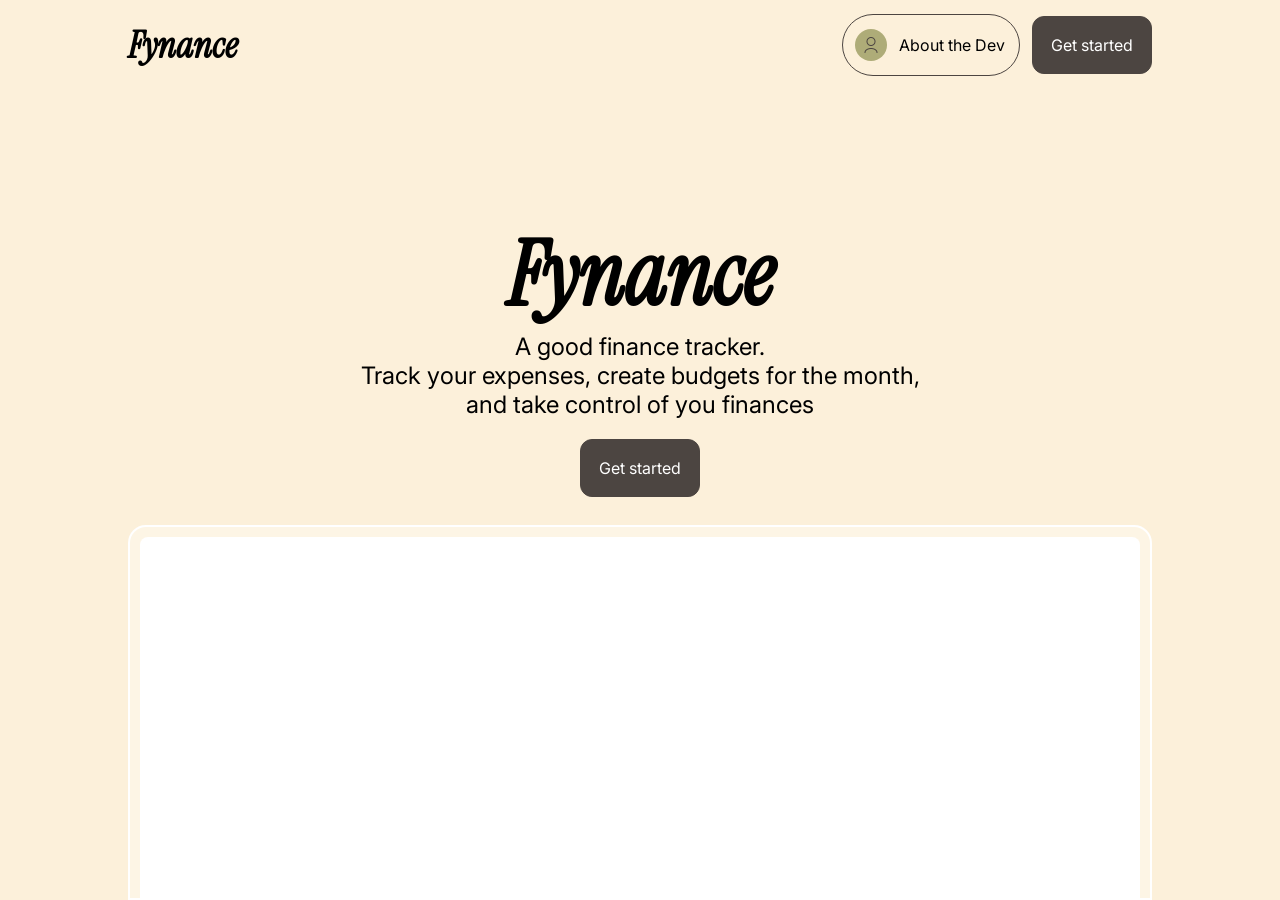
<file: index.html>
<!DOCTYPE html>
<html lang="en">

<head>
    <meta charset="UTF-8">
    <meta name="viewport" content="width=device-width, initial-scale=1.0">
    <link rel="stylesheet" href="styles/style.css">
    <title>Fynance</title>
</head>

<body id="home">
    <header>
        <h2>Fynance</h2>
        <nav>
            <a href="/pages/about.html">
                <button>
                    <div>
                        <img src="./assets/icons/user.png" alt="">
                    </div>
                    <span>About the Dev</span>
                </button>
            </a>
            <a href="/pages/dashboard.html">
                <button class="primary">
                    <span>
                        Get started
                    </span>
                </button>
            </a>
        </nav>
    </header>
    <main>
        <div class="text-content">
            <h1>Fynance</h1>
            <p>
                A good finance tracker. <br>
                Track your expenses, create budgets for the month, <br>
                and take control of you finances
            </p>
            <a href="/pages/dashboard.html">
                <button class="primary">
                    <span>Get started</span>
                </button>
            </a>
        </div>
        <div class="prod-display">
            <div></div>
        </div>
    </main>
</body>

</html>
</file>
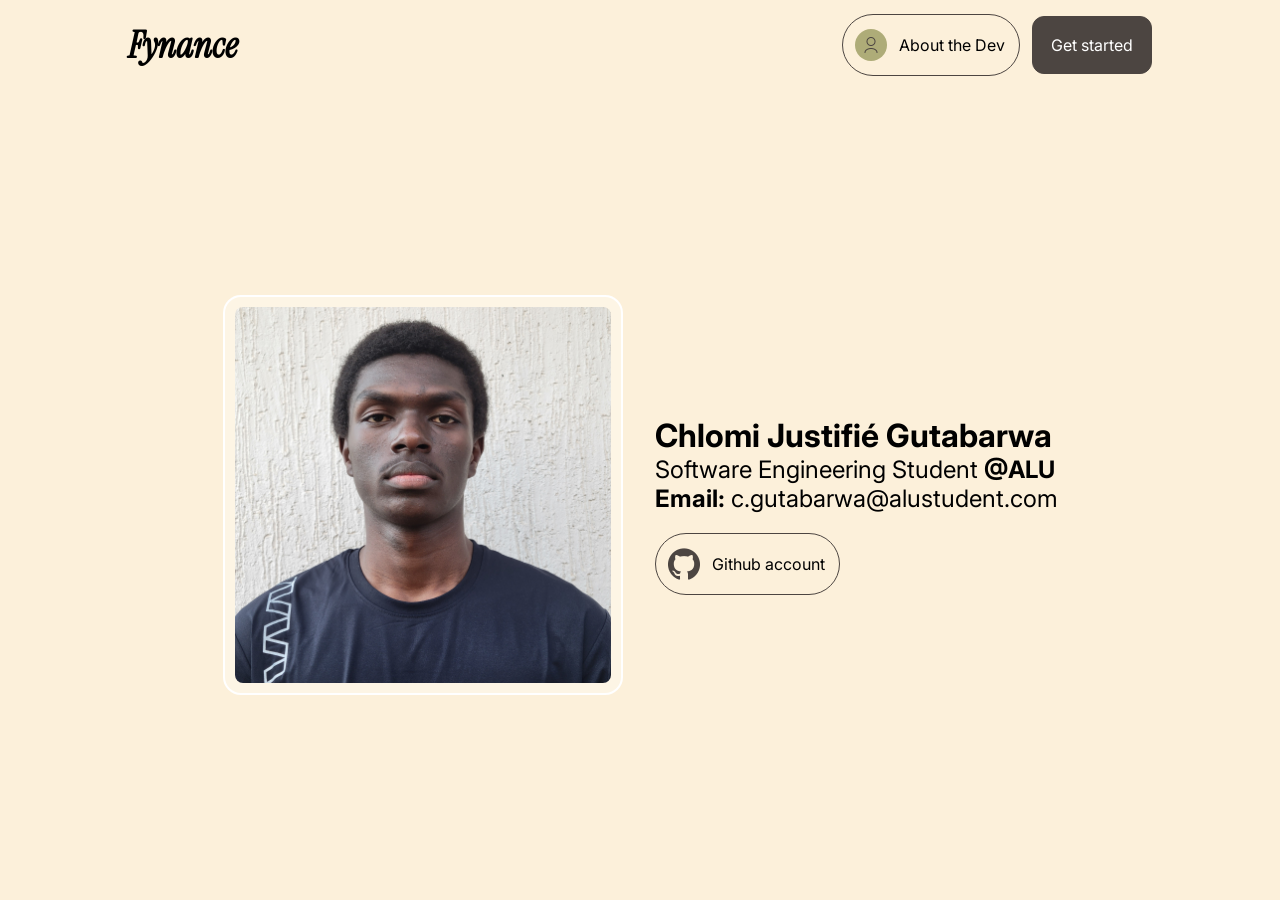
<file: pages/about.html>
<!DOCTYPE html>
<html lang="en">

<head>
    <meta charset="UTF-8">
    <meta name="viewport" content="width=device-width, initial-scale=1.0">
    <link rel="stylesheet" href="../styles/about.css">
    <title>Fynance - The dev</title>
</head>

<body id="about">
    <header>
        <a href="../index.html">
            <h2>Fynance</h2>
        </a>
        <nav>
            <a href="/pages/about.html">
                <button>
                    <div>
                        <img src="../assets/icons/user.png" alt="">
                    </div>
                    <span>About the Dev</span>
                </button>
            </a>
            <a href="/pages/dashboard.html">
                <button class="primary">
                    <span>
                        Get started
                    </span>
                </button>
            </a>
        </nav>
    </header>
    <main>
        <div class="image">
            <img src="../assets/images/pic.jpeg" alt="">
        </div>
        <section>
            <div class="text">
                <h1>Chlomi Justifié Gutabarwa</h1>
                <p>Software Engineering Student <b>@ALU</b></p>
                <p><b>Email:</b> c.gutabarwa@alustudent.com</p>
            </div>
            <button>
                <img src="../assets/icons/github.png" alt="Github icon">
                <span>Github account</span>
            </button>
        </section>
    </main>
</body>

</html>
</file>
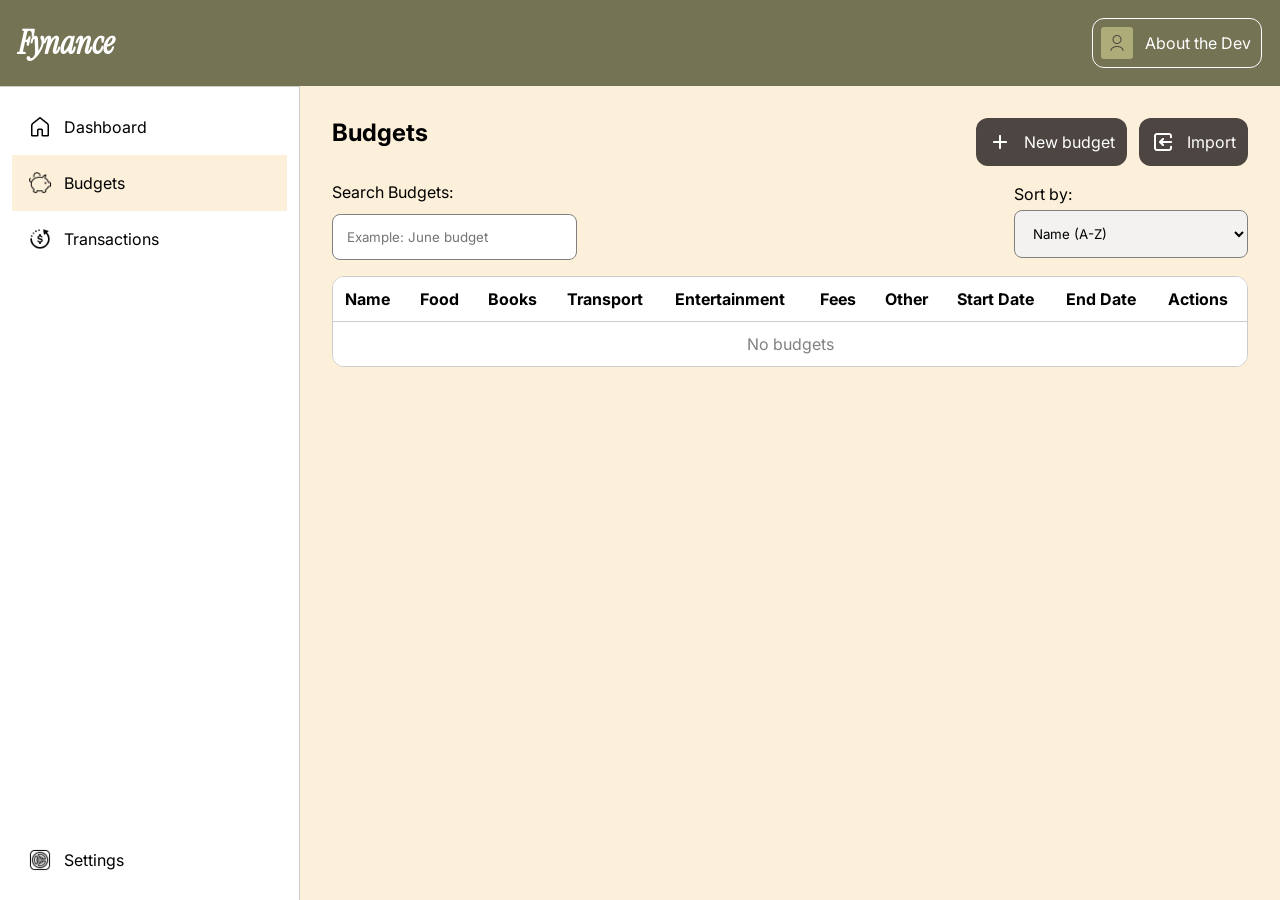
<file: pages/budgets.html>
<!DOCTYPE html>
<html lang="en">

<head>
    <meta charset="UTF-8">
    <meta name="viewport" content="width=device-width, initial-scale=1.0">
    <link rel="stylesheet" href="../styles/layout.css">
    <link rel="stylesheet" href="../styles/transactions.css">
    <title>Fynance - Budgets</title>
</head>

<body>
    <header>
        <a href="../index.html">
            <h1>Fynance</h1>
        </a>
        <a href="/pages/about.html">
            <button>
                <div>
                    <img src="../assets/icons/user.png" alt="">
                </div>
                <span>About the Dev</span>
            </button>
        </a>
    </header>
    <main>
        <nav>
            <div>
                <a href="/pages/dashboard.html">
                    <li>
                        <img src="../assets/icons/home.png" alt="">
                        <span>Dashboard</span>
                    </li>
                </a>
                <a href="/pages/budgets.html">
                    <li class="active">
                        <img src="../assets/icons/budget.png" alt="">
                        <span>Budgets</span>
                    </li>
                </a>
                <a href="/pages/transactions.html">
                    <li>
                        <img src="../assets/icons/transaction.png" alt="">
                        <span>Transactions</span>
                    </li>
                </a>
                <a href="/pages/settings.html" id="settings-1">
                    <li>
                        <img src="../assets/icons/settings.png" alt="">
                        <span>Settings</span>
                    </li>
                </a>
            </div>
            <a href="/pages/settings.html" id="settings-2">
                <li>
                    <img src="../assets/icons/settings.png" alt="">
                    <span>Settings</span>
                </li>
            </a>
        </nav>
        <section>
            <div class="head">
                <h1>Budgets</h1>
                <div class="buttons">
                    <button class="primary" id="export">
                        <img src="../assets/icons/export.png" alt="Export icon">
                        <span>Export</span>
                    </button>
                    <button class="primary" id="add_budget">
                        <img src="../assets/icons/plus.png" alt="Add icon">
                        <span>New budget</span>
                    </button>
                    <button class="primary" id="import">
                        <img src="../assets/icons/import.png" alt="Import icon">
                        <span>Import</span>
                    </button>
                </div>
            </div>
            <div class="hidden form-container" id="form-container">
                <div class="head">
                    <h2>New budget</h2>
                    <button id="form_close">
                        <img src="../assets/icons/black_plus.png" alt="Black Add icon">
                    </button>
                </div>
                <form id="form">
                    <div class="field">
                        <label for="name">Budget name:</label>
                        <input type="text" name="name" id="name" placeholder="Ex: June Budget" required>
                    </div>
                    <div class="group">
                        <div class="field">
                            <label for="start_date">Start date:</label>
                            <input type="text" pattern="^\d{4}-(0[1-9]|1[0-2])-(0[1-9]|[12]\d|3[01])$"
                                title="Date pattern is YYYY-MM-DD" name="start_date" id="start_date"
                                placeholder="Ex: 2026-08-03" required>
                        </div>
                        <div class="field">
                            <label for="end_date">End date:</label>
                            <input type="text" name="end_date" id="end_date"
                                pattern="^\d{4}-(0[1-9]|1[0-2])-(0[1-9]|[12]\d|3[01])$"
                                title="Date pattern is YYYY-MM-DD" placeholder="Ex: 2026-09-03" required>
                        </div>
                    </div>
                    <div class="group">
                        <div class="field">
                            <label for="food">Food budget ($)</label>
                            <input type="number" name="food" id="food" pattern="^(0|[1-9]\d*)(\.\d{1,2})?$"
                                title="Must be a numeric value"
                                placeholder="Example: 500" required>
                        </div>
                        <div class="field">
                            <label for="books">Books budget ($)</label>
                            <input type="number" name="books" id="books" pattern="^(0|[1-9]\d*)(\.\d{1,2})?$"
                                title="Must be a numeric value" placeholder="Example: 40" required>
                        </div>
                    </div>
                    <div class="field">
                        <label for="transport">Transport budget ($)</label>
                        <input type="number" name="transport" id="transport" pattern="^(0|[1-9]\d*)(\.\d{1,2})?$"
                            title="Must be a numeric value" placeholder="Example: 5" required>
                    </div>
                    <div class="field">
                        <label for="entertainment">Entertainment budget ($)</label>
                        <input type="number" name="entertainment" id="entertainment"
                            pattern="^(0|[1-9]\d*)(\.\d{1,2})?$" title="Must be a numeric value"
                            placeholder="Example: 3" required>
                    </div>
                    <div class="group">
                        <div class="field">
                            <label for="fees">Fees budget ($)</label>
                            <input type="number" name="fees" id="fees"
                                pattern="^(0|[1-9]\d*)(\.\d{1,2})?$" title="Must be a numeric value"
                                placeholder="Example: 660" required>
                        </div>
                        <div class="field">
                            <label for="others">Others ($)</label>
                            <input type="number" name="others" id="others" pattern="^(0|[1-9]\d*)(\.\d{1,2})?$"
                                title="Must be a numeric value" placeholder="Example: 40" required>
                        </div>
                    </div>
                    <button type="submit" class="primary">Submit</button>
                </form>
            </div>
            <div class="container">
                <div class="options" id="options-container">
                    <div class="search">
                        <label for="search">Search Budgets:</label>
                        <input type="text" name="search" id="search" placeholder="Example: June budget">
                    </div>
                    <div>
                        <div class="field">
                            <label for="sorting">Sort by:</label>
                            <select name="" id="sorting">
                                <option value="name-a">Name (A-Z)</option>
                                <option value="name-d">Name (Z-A)</option>
                                <option value="start_date-a">Start Date (Newest to Oldest)</option>
                                <option value="start_date-d">Start Date (Oldest to Newest)</option>
                            </select>
                        </div>
                    </div>
                </div>
                <div class="table-container">
                    <table>
                        <thead>
                            <tr>
                                <th>Name</th>
                                <th>Food</th>
                                <th>Books</th>
                                <th>Transport</th>
                                <th>Entertainment</th>
                                <th>Fees</th>
                                <th>Other</th>
                                <th>Start Date</th>
                                <th>End Date</th>
                                <th>Actions</th>
                            </tr>
                        </thead>
                        <tbody id="table">
                            <tr>
                                <td colspan="10" style="text-align: center; color: grey;">No budgets</td>
                            </tr>
                        </tbody>
                    </table>
                </div>
            </div>
        </section>
    </main>
    <script src="../scripts/budgets.js"></script>
</body>

</html>
</file>
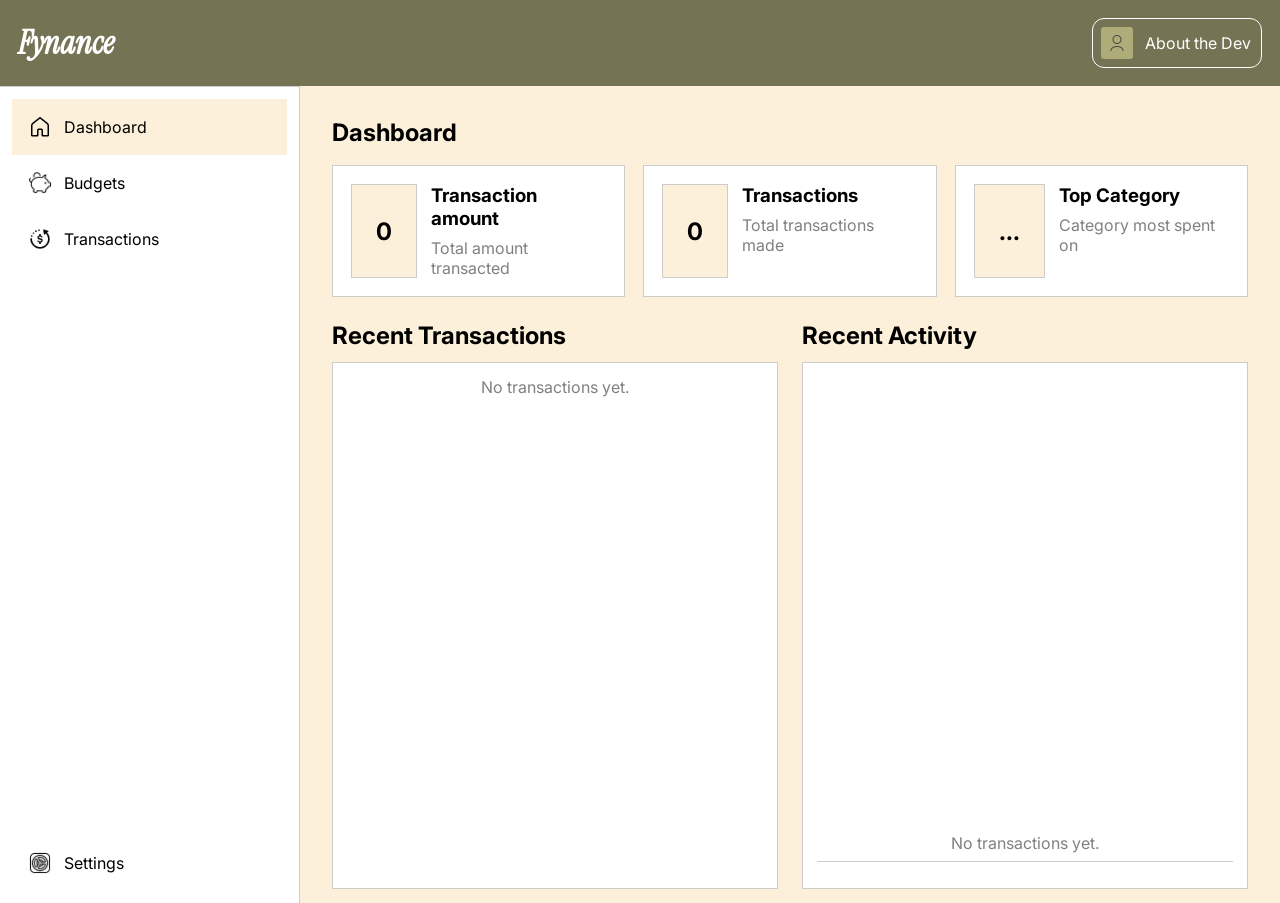
<file: pages/dashboard.html>
<!DOCTYPE html>
<html lang="en">

<head>
    <meta charset="UTF-8">
    <meta name="viewport" content="width=device-width, initial-scale=1.0">
    <link rel="stylesheet" href="../styles/layout.css">
    <link rel="stylesheet" href="../styles/dashboard.css">
    <title>Fynance - Transactions</title>
</head>

<body>
    <header>
        <a href="../index.html">
            <h1>Fynance</h1>
        </a>
        <a href="/pages/about.html">
            <button>
                <div>
                    <img src="../assets/icons/user.png" alt="">
                </div>
                <span>About the Dev</span>
            </button>
        </a>
    </header>
    <main>
        <nav>
            <div>
                <a href="/pages/dashboard.html">
                    <li class="active">
                        <img src="../assets/icons/home.png" alt="">
                        <span>Dashboard</span>
                    </li>
                </a>
                <a href="/pages/budgets.html">
                    <li>
                        <img src="../assets/icons/budget.png" alt="">
                        <span>Budgets</span>
                    </li>
                </a>
                <a href="/pages/transactions.html">
                    <li>
                        <img src="../assets/icons/transaction.png" alt="">
                        <span>Transactions</span>
                    </li>
                </a>
                <a href="/pages/settings.html" id="settings-1">
                    <li>
                        <img src="../assets/icons/settings.png" alt="">
                        <span>Settings</span>
                    </li>
                </a>
            </div>
            <a href="/pages/settings.html" id="settings-2">
                <li>
                    <img src="../assets/icons/settings.png" alt="">
                    <span>Settings</span>
                </li>
            </a>
        </nav>
        <section>
            <div class="main">
                <h1>Dashboard</h1>
                <div class="section-cards">
                    <div class="card">
                        <span id="transactions-amount">
                            $0
                        </span>
                        <div>
                            <h3>
                                Transaction amount
                            </h3>
                            <p>Total amount transacted</p>
                        </div>
                    </div>
                    <div class="card">
                        <span id="transactions-number">
                            00
                        </span>
                        <div>
                            <h3>
                                Transactions
                            </h3>
                            <p>
                                Total transactions made
                            </p>
                        </div>
                    </div>
                    <div class="card">
                        <span id="top-category" style="text-transform: capitalize;">
                            ...
                        </span>
                        <div>
                            <h3>
                                Top Category
                            </h3>
                            <p>
                                Category most spent on
                            </p>
                        </div>
                    </div>
                </div>
            </div>
            <div class="recent-data">
                <div class="data">
                    <h2>Recent Transactions</h2>
                    <div class="data-container" id="transactions">
                        <p style="color: grey; text-align: center;">
                            No transactions yet.
                        </p>
                    </div>
                </div>
                <div class="data">
                    <h2>Recent Activity</h2>
                    <div class="data-container" id="recent-activity">
                        <div class="bars" id="bars">
                            <p style="color: grey; text-align: center;">
                                No transactions yet.
                            </p>
                        </div>
                        <div class="labels" id="labels"></div>
                    </div>
                </div>
            </div>
        </section>
    </main>
    <script src="../scripts//dashboard.js"></script>
</body>

</html>
</file>
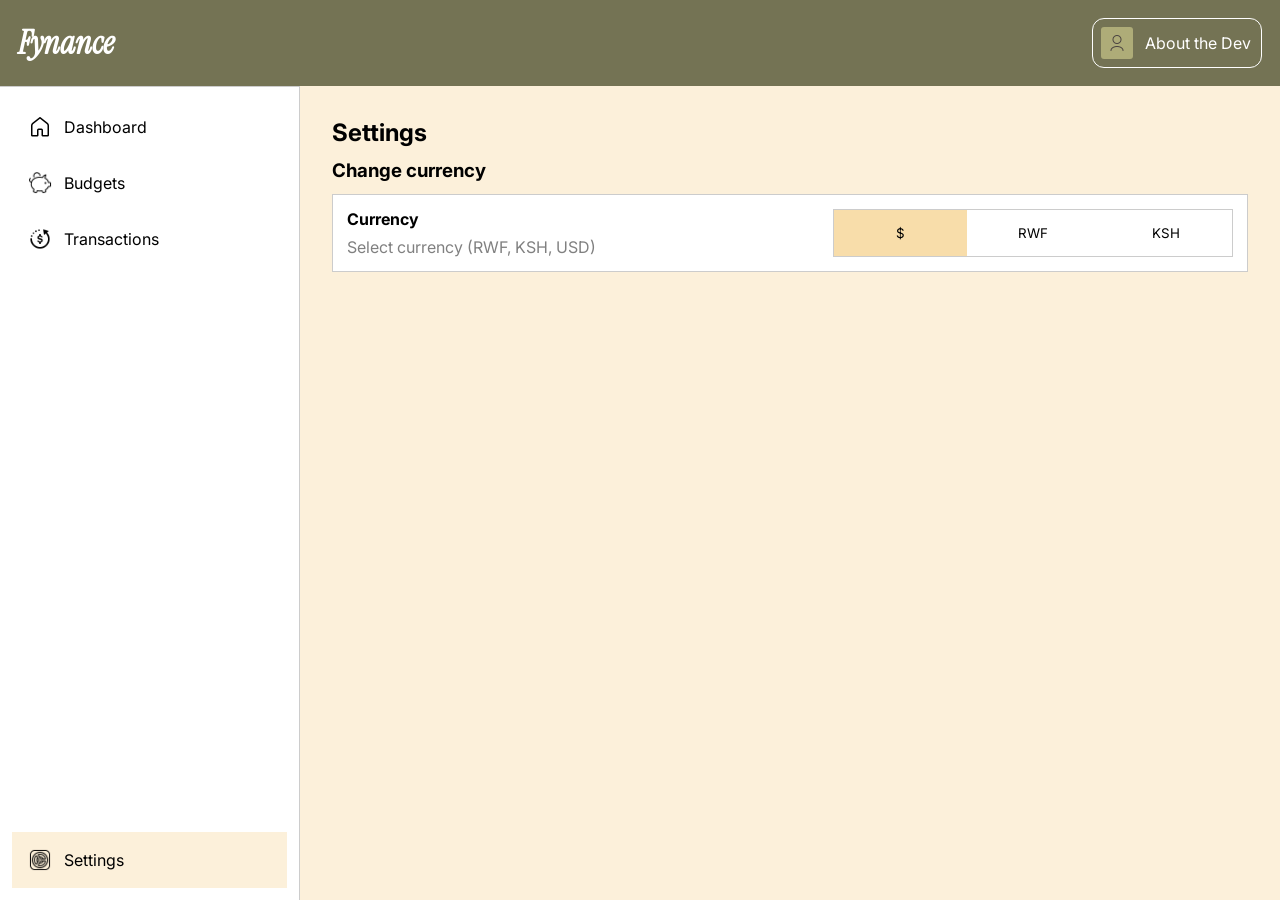
<file: pages/settings.html>
<!DOCTYPE html>
<html lang="en">

<head>
    <meta charset="UTF-8">
    <meta name="viewport" content="width=device-width, initial-scale=1.0">
    <link rel="stylesheet" href="../styles/layout.css">
    <link rel="stylesheet" href="../styles/settings.css">
    <title>Fynance - Transactions</title>
</head>

<body>
    <header>
        <a href="../index.html">
            <h1>Fynance</h1>
        </a>
        <a href="/pages/about.html">
            <button>
                <div>
                    <img src="../assets/icons/user.png" alt="">
                </div>
                <span>About the Dev</span>
            </button>
        </a>
    </header>
    <main>
        <nav>
            <div>
                <a href="/pages/dashboard.html">
                    <li>
                        <img src="../assets/icons/home.png" alt="">
                        <span>Dashboard</span>
                    </li>
                </a>
                <a href="/pages/budgets.html">
                    <li>
                        <img src="../assets/icons/budget.png" alt="">
                        <span>Budgets</span>
                    </li>
                </a>
                <a href="transactions.html">
                    <li>
                        <img src="../assets/icons/transaction.png" alt="">
                        <span>Transactions</span>
                    </li>
                </a>
                <a href="settings.html" id="settings-1">
                    <li class="active">
                        <img src="../assets/icons/settings.png" alt="">
                        <span>Settings</span>
                    </li>
                </a>
            </div>
            <a href="settings.html" id="settings-2">
                <li class="active">
                    <img src="../assets/icons/settings.png" alt="">
                    <span>Settings</span>
                </li>
            </a>
        </nav>
        <section>
            <h1>Settings</h1>
            <div class="container">
                <h3>Change currency</h3>
                <div class="setting">
                    <div class="text">
                        <h4>Currency</h4>
                        <p>Select currency (RWF, KSH, USD)</p>
                    </div>
                    <div class="switch">
                        <div class="bg" id="bg"></div>
                        <button class="option" id="usd">
                            $
                        </button>
                        <button class="option" id="rwf">
                            RWF
                        </button>
                        <button class="option" id="ksh">
                            KSH
                        </button>
                    </div>
                </div>
            </div>
        </section>
    </main>
    <script src="../scripts/settings.js"></script>
</body>

</html>
</file>
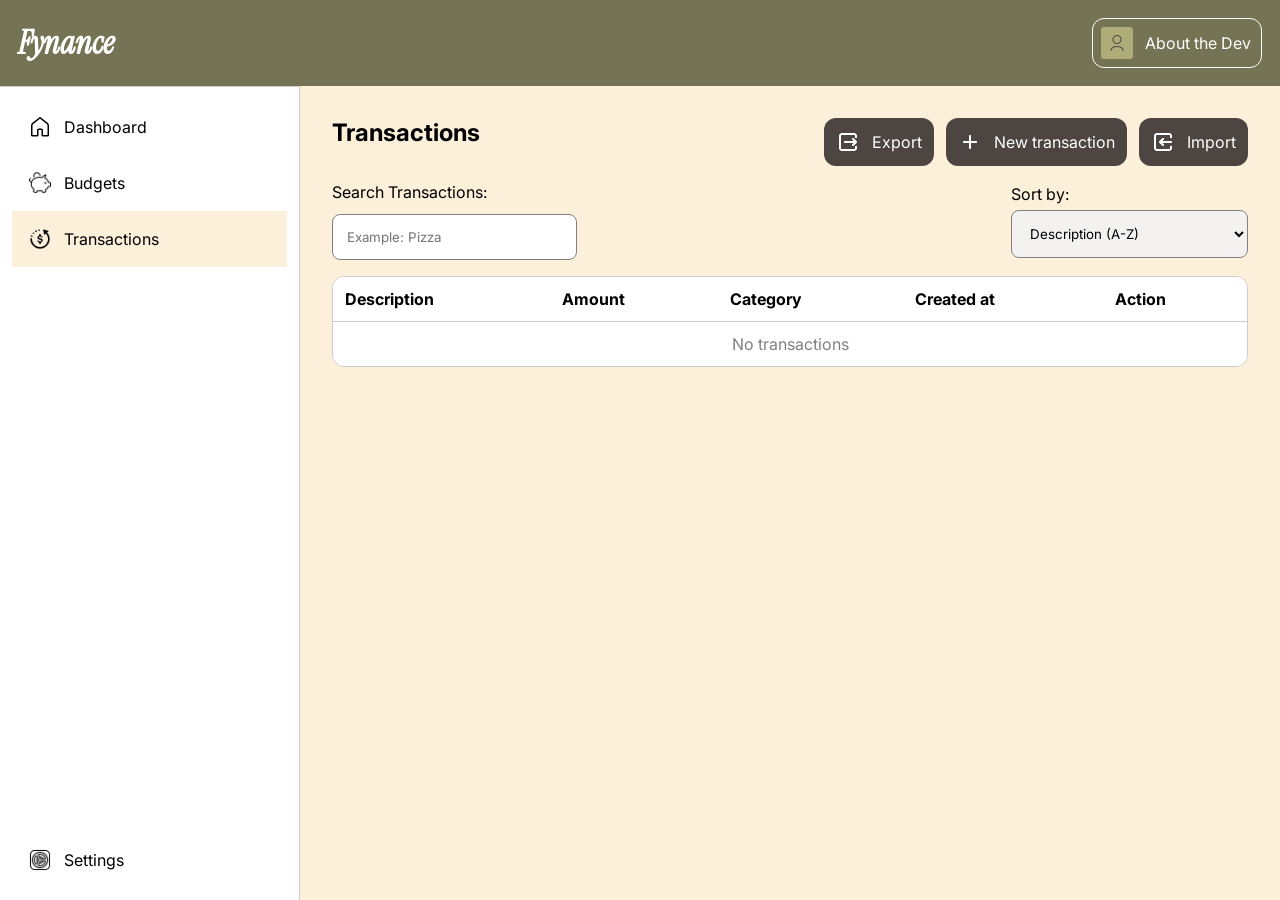
<file: pages/transactions.html>
<!DOCTYPE html>
<html lang="en">

<head>
    <meta charset="UTF-8">
    <meta name="viewport" content="width=device-width, initial-scale=1.0">
    <link rel="stylesheet" href="../styles/layout.css">
    <link rel="stylesheet" href="../styles/transactions.css">
    <title>Fynance - Transactions</title>
</head>

<body>
    <header>
        <a href="../index.html">
            <h1>Fynance</h1>
        </a>
        <a href="/pages/about.html">
            <button>
                <div>
                    <img src="../assets/icons/user.png" alt="">
                </div>
                <span>About the Dev</span>
            </button>
        </a>
    </header>
    <main>
        <nav>
            <div>
                <a href="/pages/dashboard.html">
                    <li>
                        <img src="../assets/icons/home.png" alt="">
                        <span>Dashboard</span>
                    </li>
                </a>
                <a href="/pages/budgets.html">
                    <li>
                        <img src="../assets/icons/budget.png" alt="">
                        <span>Budgets</span>
                    </li>
                </a>
                <a href="">
                    <li class="active">
                        <img src="../assets/icons/transaction.png" alt="">
                        <span>Transactions</span>
                    </li>
                </a>
                <a href="settings.html" id="settings-1">
                    <li>
                        <img src="../assets/icons/settings.png" alt="">
                        <span>Settings</span>
                    </li>
                </a>
            </div>
            <a href="settings.html" id="settings-2">
                <li>
                    <img src="../assets/icons/settings.png" alt="">
                    <span>Settings</span>
                </li>
            </a>
        </nav>
        <section>
            <div class="head">
                <h1>Transactions</h1>
                <div class="buttons">
                    <button class="primary" id="export">
                        <img src="../assets/icons/export.png" alt="Export icon">
                        <span>Export</span>
                    </button>
                    <button class="primary" id="add_transaction">
                        <img src="../assets/icons/plus.png" alt="Add icon">
                        <span>New transaction</span>
                    </button>
                    <button class="primary" id="import">
                        <img src="../assets/icons/import.png" alt="Import icon">
                        <span>Import</span>
                    </button>
                    
                </div>
            </div>
            <!-- The side form - a pain to implement btw :(  -->
            <div id="form-container" class="hidden form-container">
                <div class="head">
                    <h2>New transaction</h2>
                    <button id="form_close">
                        <img src="../assets/icons/black_plus.png" alt="Black Add icon">
                    </button>
                </div>
                <form id="form">
                    <div class="field">
                        <label for="amount">Amount ($):</label>
                        <input type="number" id="amount" pattern="^(0|[1-9]\d*)(\.\d{1,2})?$" title="Must be a numeric value" placeholder="Example: 500"
                            required>
                    </div>
                    <div class="field">
                        <label for="description">Description:</label>
                        <input type="text" minlength="3" id="description" placeholder="Example: Lunch at KFC" required>
                    </div>
                    <div class="selects" id="select_container">
                        <div class="field">
                            <label for="category">Category:</label>
                            <select name="category" id="category" required>
                                <option value="">Select category</option>
                                <option value="food">Food</option>
                                <option value="books">Books</option>
                                <option value="transport">Transport</option>
                                <option value="entertainment">Entertainment</option>
                                <option value="fees">Fees</option>
                                <option value="other">Other</option>
                            </select>
                        </div>
                    </div>
                    <div class="field">
                        <label for="other"></label>
                    </div>
                    <button type="submit" class="primary">Submit</button>
                </form>
            </div>
            <div class="container">
                <div class="options" id="options-container">
                    <div class="search">
                        <label for="search">Search Transactions:</label>
                        <input type="text" name="search" id="search" placeholder="Example: Pizza">
                    </div>
                    <div>
                        <div class="field">
                            <label for="sorting">Sort by:</label>
                            <select name="sorting" id="sorting">
                                <option value="description-a">Description (A-Z)</option>
                                <option value="description-d">Description (Z-A)</option>
                                <option value="amount-a">Amount &UpArrow;</option>
                                <option value="amount-d">Amount &DownArrow;</option>
                                <option value="createdAt-a">Created at (Newest to Oldest)</option>
                                <option value="createdAt-d">Create at (Oldest to Newest)</option>
                            </select>
                        </div>
                    </div>
                </div>
                <div class="table-container">
                    <table>
                        <thead>
                            <thead>
                                <tr>
                                    <th>Description</th>
                                    <th>Amount</th>
                                    <th>Category</th>
                                    <th>Created at</th>
                                    <th>Action</th>
                                </tr>
                            </thead>
                        <tbody id="table">
                            <tr>
                                <td colspan="5" style="text-align: center; color: grey;">No transactions</td>
                            </tr>
                        </tbody>
                    </table>
                </div>
            </div>
        </section>
    </main>
    <script src="../scripts/transactions.js"></script>
</body>

</html>
</file>
<file: styles/style.css>
@import url("https://fonts.googleapis.com/css2?family=Instrument+Serif:ital@0;1&family=Inter:ital,opsz,wght@0,14..32,100..900;1,14..32,100..900&display=swap");

* {
  font-family: Inter;
  margin: 0;
  box-sizing: border-box;
}

#home h1,
#home h2 {
  font-family: "Instrument Serif";
  font-style: italic;
}

#home h2 {
  font-size: 2.25em;
}

#home {
  background: #fcf0da;
  display: flex;
  flex-direction: column;
  height: 100vh;
}

#home header {
  min-height: 90px;
  height: max-content;
  padding: 12px 128px;
  display: flex;
  justify-content: space-between;
  gap: 24px;
  flex-direction: column;
  align-items: center;
}

#home header button img {
  width: 100%;
  height: 100%;
}

#home header button div {
  background-color: #aeac78;
  width: 32px;
  height: 32px;
  border-radius: 100px;
}

#home header nav {
  display: flex;
  gap: 12px;
  flex-direction: column;
  align-items: center;
}

a {
  text-decoration: none;
  color: black;
}

#home header button {
  cursor: pointer;
  display: flex;
  gap: 12px;
  align-items: center;
  border: 1px solid #4c4541;
  background: transparent;
  border-radius: 60px;
  width: max-content;
  font-size: 1em;
  padding: 8px 10px 8px 8px;
  transition: background 0.3s ease;
}

#home header button:hover {
  background: white;
}

#home button.primary {
  display: flex;
  align-items: center;
  cursor: pointer;
  border: 1px solid #4c4541;
  background: #4c4541;
  width: max-content;
  border-radius: 12px;
  padding: 12px 12px;
  font-size: 1em;
  color: white;
  transition: background 0.3s ease;
}

#home button.primary:hover {
  background: transparent;
  color: #4c4541;
}

main {
  flex: 1;
  display: flex;
  flex-direction: column;
  align-items: center;
  padding: 12px 12px 0px 12px;
  gap: 48px;
}

.text-content {
  display: flex;
  flex-direction: column;
  align-items: center;
}

main h1 {
  font-size: 4.5em;
}

main p {
  text-align: center;
  font-size: 1em;
}

#home main button {
  position: relative;
  top: 20px;
}

main .prod-display {
  background: rgb(255 255 255 / 0.3);
  flex: 1;
  width: 100%;
  border: 2px solid white;
  border-radius: 18px 18px 0px 0px;
  padding: 10px 10px 0px 10px;
}

main .prod-display div {
  background: white;
  border-radius: 8px 8px 0px 0px;
  height: 100%;
  width: 100%;
}

button span {
  font-size: 0.8em;
}

@media screen and (width >= 768px) {
  #home header {
    flex-direction: row;
  }

  #home header nav {
    flex-direction: row;
  }

  #home main {
    padding: 128px 128px 0px 128px;
  }

  main h1 {
    font-size: 4.5em;
  }

  main p {
    text-align: center;
    font-size: 1.2em;
  }

  button span {
    font-size: 0.9em;
  }

  #home button.primary {
    padding: 18px;
  }

  #home header button {
    padding: 14px 14px 14px 12px;
  }
}

@media screen and (width >= 360px) {
  main h1 {
    font-size: 3.5em;
  }

  main p {
    text-align: center;
    font-size: 1em;
  }
}

@media screen and (width >= 1024px) {
  main h1 {
    font-size: 5.5em;
  }

  main p {
    text-align: center;
    font-size: 1.5em;
  }

  button span {
    font-size: 1em;
  }
}
</file>
<file: styles/about.css>
@import url("https://fonts.googleapis.com/css2?family=Instrument+Serif:ital@0;1&family=Inter:ital,opsz,wght@0,14..32,100..900;1,14..32,100..900&display=swap");

* {
  font-family: Inter;
  margin: 0;
  box-sizing: border-box;
}

#about h1,
#about h2 {
  font-family: "Instrument Serif";
  font-style: italic;
}

#about h2 {
  font-size: 2.25em;
}

#about {
  background: #fcf0da;
  display: flex;
  flex-direction: column;
  height: 100vh;
}

#about header {
  min-height: 90px;
  height: max-content;
  padding: 12px 128px;
  display: flex;
  justify-content: space-between;
  gap: 24px;
  flex-direction: column;
  align-items: center;
}

#about header button img {
  width: 100%;
  height: 100%;
}

#about header button div {
  background-color: #aeac78;
  width: 32px;
  height: 32px;
  border-radius: 100px;
}

#about header nav {
  display: flex;
  gap: 12px;
  flex-direction: column;
  align-items: center;
}

a {
  text-decoration: none;
  color: black;
}

#about header button {
  cursor: pointer;
  display: flex;
  gap: 12px;
  align-items: center;
  border: 1px solid #4c4541;
  background: transparent;
  border-radius: 60px;
  width: max-content;
  font-size: 1em;
  padding: 8px 10px 8px 8px;
  transition: background 0.3s ease;
}

#about header button:hover {
  background: white;
}

#about button.primary {
  display: flex;
  align-items: center;
  cursor: pointer;
  border: 1px solid #4c4541;
  background: #4c4541;
  width: max-content;
  border-radius: 12px;
  padding: 12px 12px;
  font-size: 1em;
  color: white;
  transition: background 0.3s ease;
}

#about button.primary:hover {
  background: transparent;
  color: #4c4541;
}

main {
  display: flex;
  padding: 12px;
  justify-content: center;
  align-items: center;
  flex-direction: column;
  gap: 32px;
  flex: 1;
}

.text-content {
  display: flex;
  flex-direction: column;
  align-items: center;
}

main h1 {
  font-size: 4.5em;
}

main p {
  text-align: center;
  font-size: 1em;
}

#about main button {
  position: relative;
  top: 20px;
}

main .prod-display {
  background: rgb(255 255 255 / 0.3);
  flex: 1;
  width: 100%;
  border: 2px solid white;
  border-radius: 18px 18px 0px 0px;
  padding: 10px 10px 0px 10px;
}

main .prod-display div {
  background: white;
  border-radius: 8px 8px 0px 0px;
  height: 100%;
  width: 100%;
}

button span {
  font-size: 0.8em;
}

@media screen and (width >= 768px) {
  #about header {
    flex-direction: row;
  }

  #about header nav {
    flex-direction: row;
  }

  main h1 {
    font-size: 4.5em;
  }

  main {
    flex-direction: row;
  }

  main p {
    text-align: center;
    font-size: 1.2em;
  }

  button span {
    font-size: 0.9em;
  }

  main button {
    padding: 14px 14px 14px 12px;
  }

  #about button.primary {
    padding: 18px;
  }

  #about header button {
    padding: 14px 14px 14px 12px;
  }
}

@media screen and (width >= 360px) {
  main h1 {
    font-size: 3.5em;
  }

  main p {
    text-align: center;
    font-size: 1em;
  }
}

@media screen and (width >= 1024px) {
  main h1 {
    font-size: 5.5em;
  }

  main p {
    text-align: center;
    font-size: 1.5em;
  }

  button span {
    font-size: 1em;
  }
}

#about .image {
  background: rgb(255 255 255 / 0.3);
  border: 2px solid white;
  padding: 10px;
  border-radius: 18px;
  width: 400px;
  height: 400px;
}

#about h1 {
    font-family: Inter;
    font-style: normal;
    font-size: 2em;
}

#about .image img {
    border-radius: 8px;
    width: 100%;
    height: 100%;
}

section .text {
    display: flex;
    flex-direction: column;
    justify-content: start;
}

section p {
    text-align: start;
}

button img {
    width: 32px;
    height: 32px;
}

button {
  cursor: pointer;
  display: flex;
  gap: 12px;
  align-items: center;
  border: 1px solid #4c4541;
  background: transparent;
  border-radius: 60px;
  width: max-content;
  font-size: 1em;
  padding: 8px 10px 8px 8px;
  transition: background 0.3s ease;
}
</file>
<file: styles/layout.css>
@import url("https://fonts.googleapis.com/css2?family=Instrument+Serif:ital@0;1&family=Inter:ital,opsz,wght@0,14..32,100..900;1,14..32,100..900&display=swap");

* {
  margin: 0;
  box-sizing: border-box;
  font-family: Inter;
}

button:focus, select:focus {
  outline: 3px solid black;
}

#search:focus {
  outline: 2px solid black;
}

header h1 {
  font-family: Instrument Serif;
  font-style: italic;
  color: white;
}

body {
  display: flex;
  flex-direction: column;
  height: 100vh;
  width: 100vw;
  overflow: hidden;
}

.selects {
  display: flex;
  flex-direction: column;
  gap: 12px;
}

a {
  text-decoration: none;
  color: black;
}

header {
  background-color: #747354;
  display: flex;
  justify-content: space-between;
  align-items: center;
  padding: 18px;
}

header button div {
  background-color: #aeac78;
  width: 32px;
  height: 32px;
  border-radius: 3px;
}

header button img {
  width: 100%;
  height: 100%;
}

header button {
  cursor: pointer;
  display: flex;
  gap: 12px;
  align-items: center;
  border: 1px solid white;
  color: white;
  background: transparent;
  border-radius: 12px;
  width: max-content;
  font-size: 1em;
  padding: 8px 10px 8px 8px;
  transition: background 0.3s ease;
}

header button:hover {
  background: white;
  color: #4c4541;
}

main {
  height: 100%;
  flex: 1;
  display: flex;
  flex-direction: column-reverse;
}

main section {
  flex: 1;
  padding: 18px;
  max-height: 81.6vh;
  overflow-y: auto;
  background: #fcf0da;
}

nav {
  display: flex;
  justify-content: space-between;
  padding: 12px;
  background: white;
  border-top: 1px solid #CCCCCC;
}

nav div {
  list-style: none;
  display: flex;
  justify-content: space-between;
  width: 100%;
}

nav li {
  list-style: none;
  display: flex;
  gap: 12px;
  align-items: center;
  padding: 12px;
  width: 100%;
}

nav li span {
  display: none;
}

li.active {
  background: #fcf0da;
}

li.active span {
  display: flex;
}

nav li img {
  width: 24px;
  height: 24px;
}

#settings-2 {
  display: none;
}

@media screen and (width >= 768px) {
  nav li span {
    display: block;
  }

  main section {
    padding: 24px;
  }

  nav li {
    padding: 16px;
  }

  main section {
    max-height: 81.1vh;
  }
}

@media screen and (width >= 1024px) {
  main section {
    max-height: 90.8vh;
    padding: 32px;
  }

  nav {
    position: static;
  }

  main {
    flex: 1;
    flex-direction: row;
  }

  nav {
    flex-direction: column;
    border-right: 1px solid #CCCCCC;
    width: 300px;
  }

  nav div {
    flex-direction: column;
  }

  #settings-2 {
    display: flex;
  }

  #settings-1 {
    display: none;
  }
}

@media screen and (height <= 768px) {
  main section {
    max-height: 76.3vh;
  }   
}
</file>
<file: styles/transactions.css>
section {
  position: relative;
  display: flex;
  flex-direction: column;
  gap: 16px;
  overflow-x: hidden;
  overflow-y: scroll;
}

section .head {
  display: flex;
  justify-content: space-between;
}

button.primary {
  display: flex;
  align-items: center;
  gap: 12px;
  cursor: pointer;
  border: none;
  background: #4c4541;
  width: max-content;
  border-radius: 12px;
  padding: 12px 12px;
  font-size: 1em;
  color: white;
  transition: background 0.3s ease;
}

button.primary:hover {
  background: hsl(22, 8%, 40%);
}

#text {
  display: none;
}

button.primary span {
  display: none;
}

.table-container {
  width: 100%;
  background: white;
  overflow-x: auto;
  border: 1px solid hsl(0, 0%, 80%);
  border-radius: 12px;
}

.head .buttons {
  display: flex;
  gap: 12px;
}

div.form-container {
  background: white;
  position: fixed;
  right: 0;
  top: 86px;
  height: 100%;
  transition: transform 0.3s ease;
  padding: 24px 24px 96px 24px;
  width: 100%;
  max-width: 400px;
  border-left: 1px solid #cccccc;
  overflow-y: auto;
}

.hidden {
  transform: translateX(400px);
  display: none;
}

.group {
  display: grid;
  grid-template-columns: 1fr 1fr;
  gap: 12px;
}

#form .head {
  display: flex;
  align-items: center;
}

form {
  display: flex;
  flex-direction: column;
  gap: 14px;
}

.form-container img {
  width: 24px;
  height: 24px;
  transform: rotate(45deg);
}

#form-container .head button {
  border-radius: 8px;
  height: 40px;
  width: 40px;
  border: none;
  cursor: pointer;
  background: hsl(22, 8%, 95%);
  transition: background 0.3s ease;
}

#form-container .head button:hover {
  background: hsl(22, 8%, 90%);
}

.field {
  display: flex;
  flex-direction: column;
  gap: 6px;
}

.field input {
  width: 100%;
  border: 1px solid grey;
  background: hsl(22, 8%, 95%);
  outline: none;
  border-radius: 8px;
  padding: 14px;
}

select {
  width: 100%;
  border: 1px solid grey;
  background: hsl(22, 8%, 95%);
  outline: none;
  border-radius: 8px;
  padding: 14px;
}

.field input:focus {
  border: 1px solid black;
}

.container {
  display: flex;
  flex-direction: column;
  gap: 16px;
  flex: 1;
}

.search {
  display: flex;
  flex-direction: column;
  gap: 12px;
}

.search input {
  width: max-content;
  max-width: 320px;
  border: 1px solid grey;
  background: white;
  outline: none;
  border-radius: 8px;
  padding: 14px;
}

#form button {
  width: 100%;
  justify-content: center;
}

table {
  background-color: white;
  width: 100%;
  font-size: .7em;
  border-collapse: collapse;
}

table .buttons {
  display: flex;
  gap: 12px;
}

table th {
  padding: 12px;
  text-align: start;
  border-bottom: 1px solid hsl(0, 0%, 80%);
}

.hid {
  display: none;
}

table td {
  padding: 12px;
}

table tr {
  border-bottom: 1px solid hsl(0, 0%, 80%);
}

table tr:last-child {
  padding: 12px;
  border-bottom: none;
}

table button {
  cursor: pointer;
  padding: 10px 12px;
  color: white;
  border: none;
  border-radius: 8px;
  transition: 0.3s ease;
}

button#delete {
  background-color: #790d16;
}

button#edit {
  background-color: #359fa0;
}

.del-pop {
  position: fixed;
  background-color: #00000055;
  padding: 14px;
  width: 100%;
  height: 100%;
  top: 0;
  left: 0;
  display: flex;
  justify-content: center;
  align-items: center;
  transition: 0.3s ease;
  z-index: 50;
}

.hidden-pop {
  display: none;
}

.message-container {
  background: white;
  width: max-content;
  height: max-content;
  border-radius: 12px;
  display: flex;
  flex-direction: column;
  gap: 16px;
  padding: 24px;
}

.message-container div {
  align-self: flex-end;
  display: flex;
  gap: 8px;
}

.message-container div button {
  padding: 12px 24px;
  border: none;
  border-radius: 8px;
}

button.yes {
  background-color: #790d16;
  color: white;
}

button.no {
  background-color: #dddddd;
}

button#delete:hover {
  background-color: #790d16;
}

.options {
  display: flex;
  gap: 16px;
  align-items: start;
  justify-content: space-between;
  flex-direction: column;
}

.hid {
  visibility: hidden;
}

@media screen and (width >= 768px) {
  .options {
    align-items: center;
    flex-direction: row;
  }

  button.primary span {
    display: block;
  }

  table {
    font-size: 1em;
  }
}
</file>
<file: styles/dashboard.css>
section {
  position: relative;
  display: flex;
  flex-direction: column;
  gap: 24px;
  overflow-y: hidden;
  overflow-y: scroll;
}

.section-cards {
  display: grid;
  grid-template-columns: 1fr;
  gap: 18px;
}

.section-cards .card {
  display: flex;
  background: white;
  padding: 18px;
  gap: 14px;
  border: 1px solid #cccccc;
}

.section-cards .card span {
  border: 1px solid #cccccc;
  padding: 24px;
  font-size: 0.8em;
  font-weight: bold;
  background-color: #fcf0da;
  display: flex;
  justify-content: center;
  align-items: center;
}

.section-cards .card p {
  color: grey;
}

.card div {
  display: flex;
  flex-direction: column;
  gap: 8px;
}

.main {
  display: flex;
  flex-direction: column;
  gap: 18px;
}

.item {
  background: white;
  padding: 18px;
  border: 1px solid #cccccc;
  display: flex;
  gap: 12px;
}

.recent-data {
  display: grid;
  grid-template-columns: 1fr;
  gap: 24px;
}

.data-container {
  padding: 14px;
  display: flex;
  flex-direction: column;
  background-color: white;
  border: 1px solid #cccccc;
  gap: 12px;
  min-height: 527px;
  height: 527px;
}

.item span.first {
  background: #747354;
  padding: 16px;
  font-weight: bold;
  width: max-content;
  min-width: max-content;
  flex: 1;
  color: white;
}

.text {
  width: 100%;
  display: flex;
  flex-direction: column;
  justify-content: space-between;
}

.text span {
  /* align-self: flex-end; */
  width: max-content;
  background: #ff9c4c99;
  text-transform: capitalize;
  font-weight: 500;
  border-radius: 4px;
  padding: 4px 10px;
}

.data {
  display: flex;
  flex-direction: column;
  gap: 12px;
}

.item p {
  color: grey;
  font-weight: normal;
}

.bars {
  height: 100%;
  display: flex;
  justify-content: space-around;
  align-items: end;
  padding-top: 2%;
  padding-bottom: 2%;
  border-bottom: 1px solid #CCCCCC;
}

.bar {
  height: 100%;
  width: 4%;
  background-color: #747354;
  border-radius: 20px;
}

.labels {
  display: flex;
  justify-content: space-around;
}

@media screen and (width >= 768px) {
  .section-cards {
    grid-template-columns: 1fr 1fr;
  }

  .section-cards .card:last-child {
    grid-column: 1/3;
  }

  .section-cards .card span {
    font-size: 1.5em;
  }
}

@media screen and (width >= 1164px) {
  .section-cards {
    grid-template-columns: 1fr 1fr 1fr;
  }

  .section-cards .card:last-child {
    grid-column: 3/4;
  }

  .recent-data {
    grid-template-columns: 1fr 1fr;
  }
}
</file>
<file: styles/settings.css>
section {
  display: flex;
  flex-direction: column;
  gap: 12px;
}

.container {
  display: flex;
  flex-direction: column;
  gap: 12px;
}

.setting {
  background: white;
  padding: 14px;
  border: 1px solid #cccccc;
  display: flex;
  flex-direction: column;
  gap: 14px;
  justify-content: space-between;
  align-items: center;
}

.setting p {
  color: grey;
}

.switch {
  max-width: 400px;
  width: 100%;
  position: relative;
  display: flex;
  justify-content: start;
  background: white;
  border: 1px solid #cccccc;
  height: 48px;
  padding: 0;
}

.switch .option {
  width: 33.3333%;
  display: flex;
  justify-content: center;
  align-items: center;
}

.switch .bg {
  position: absolute;
  top: 0px;
  background-color: hsl(39, 85%, 82%);
  left: 0px;
  height: 100%;
  width: 33.333333%;
  transition: transform 0.3s ease-out;
}

.left {
  transform: translateX(0%);
}

.center {
  transform: translateX(99.999999%);
}

.right {
  transform: translateX(200%);
}

.text {
  display: flex;
  flex-direction: column;
  gap: 8px;
  align-self: flex-start;
}

.switch button {
  cursor: pointer;
  height: 100%;
  position: relative;
  border: none;
  background-color: transparent;
}

@media screen and (width >= 768px) {
  .setting {
    flex-direction: row;
  }
}
</file>
